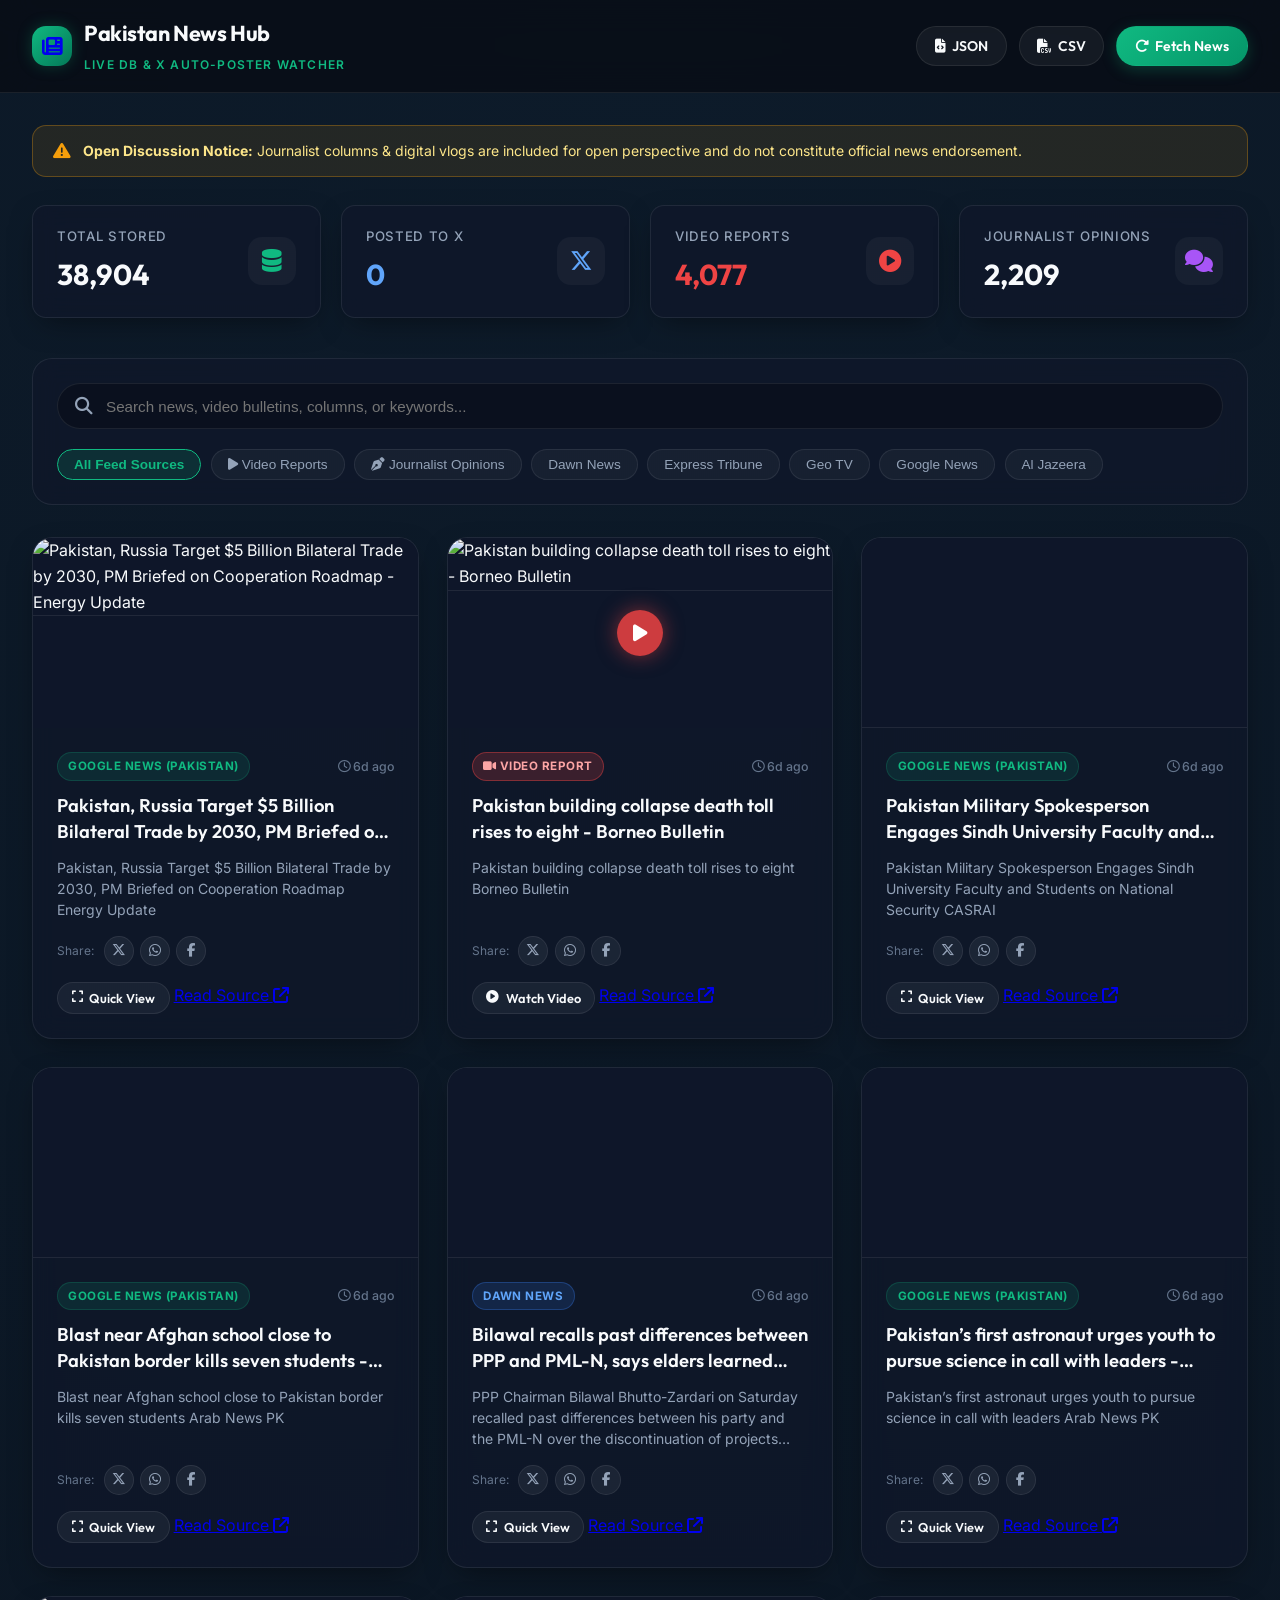
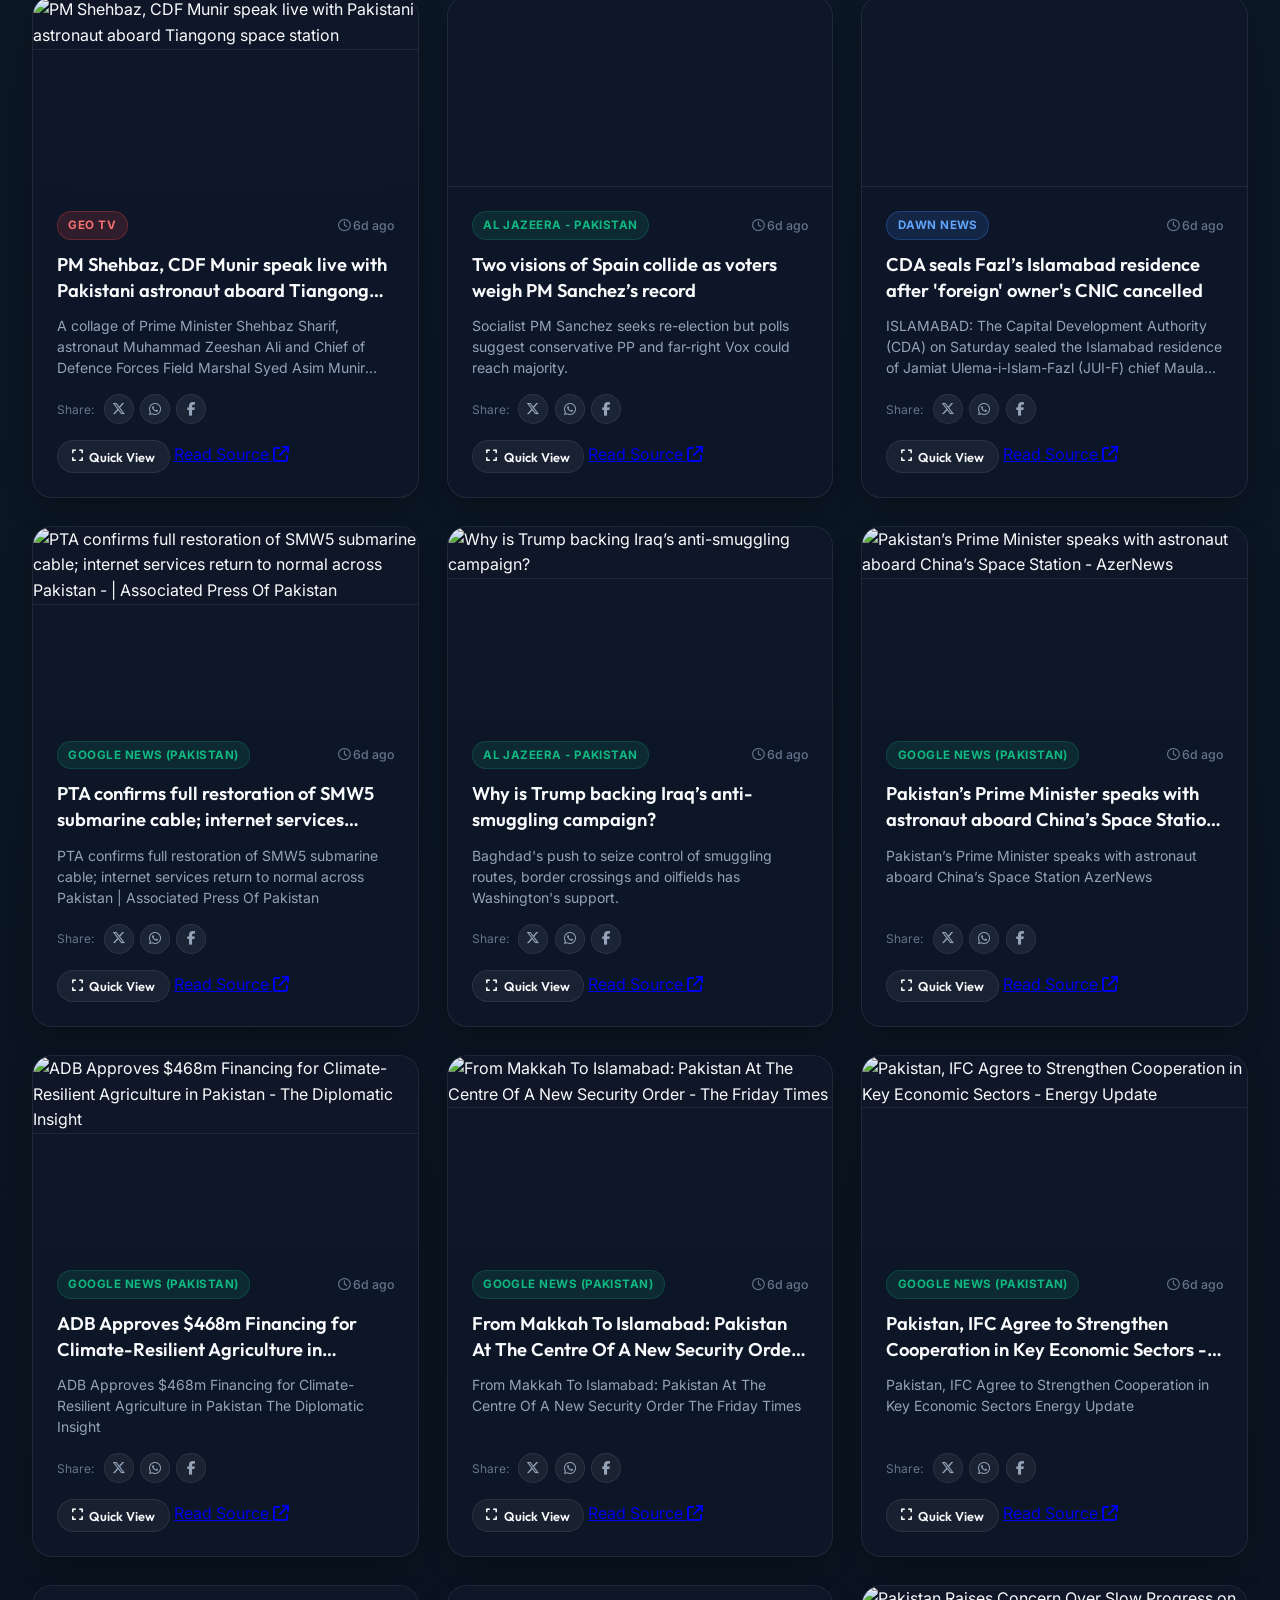
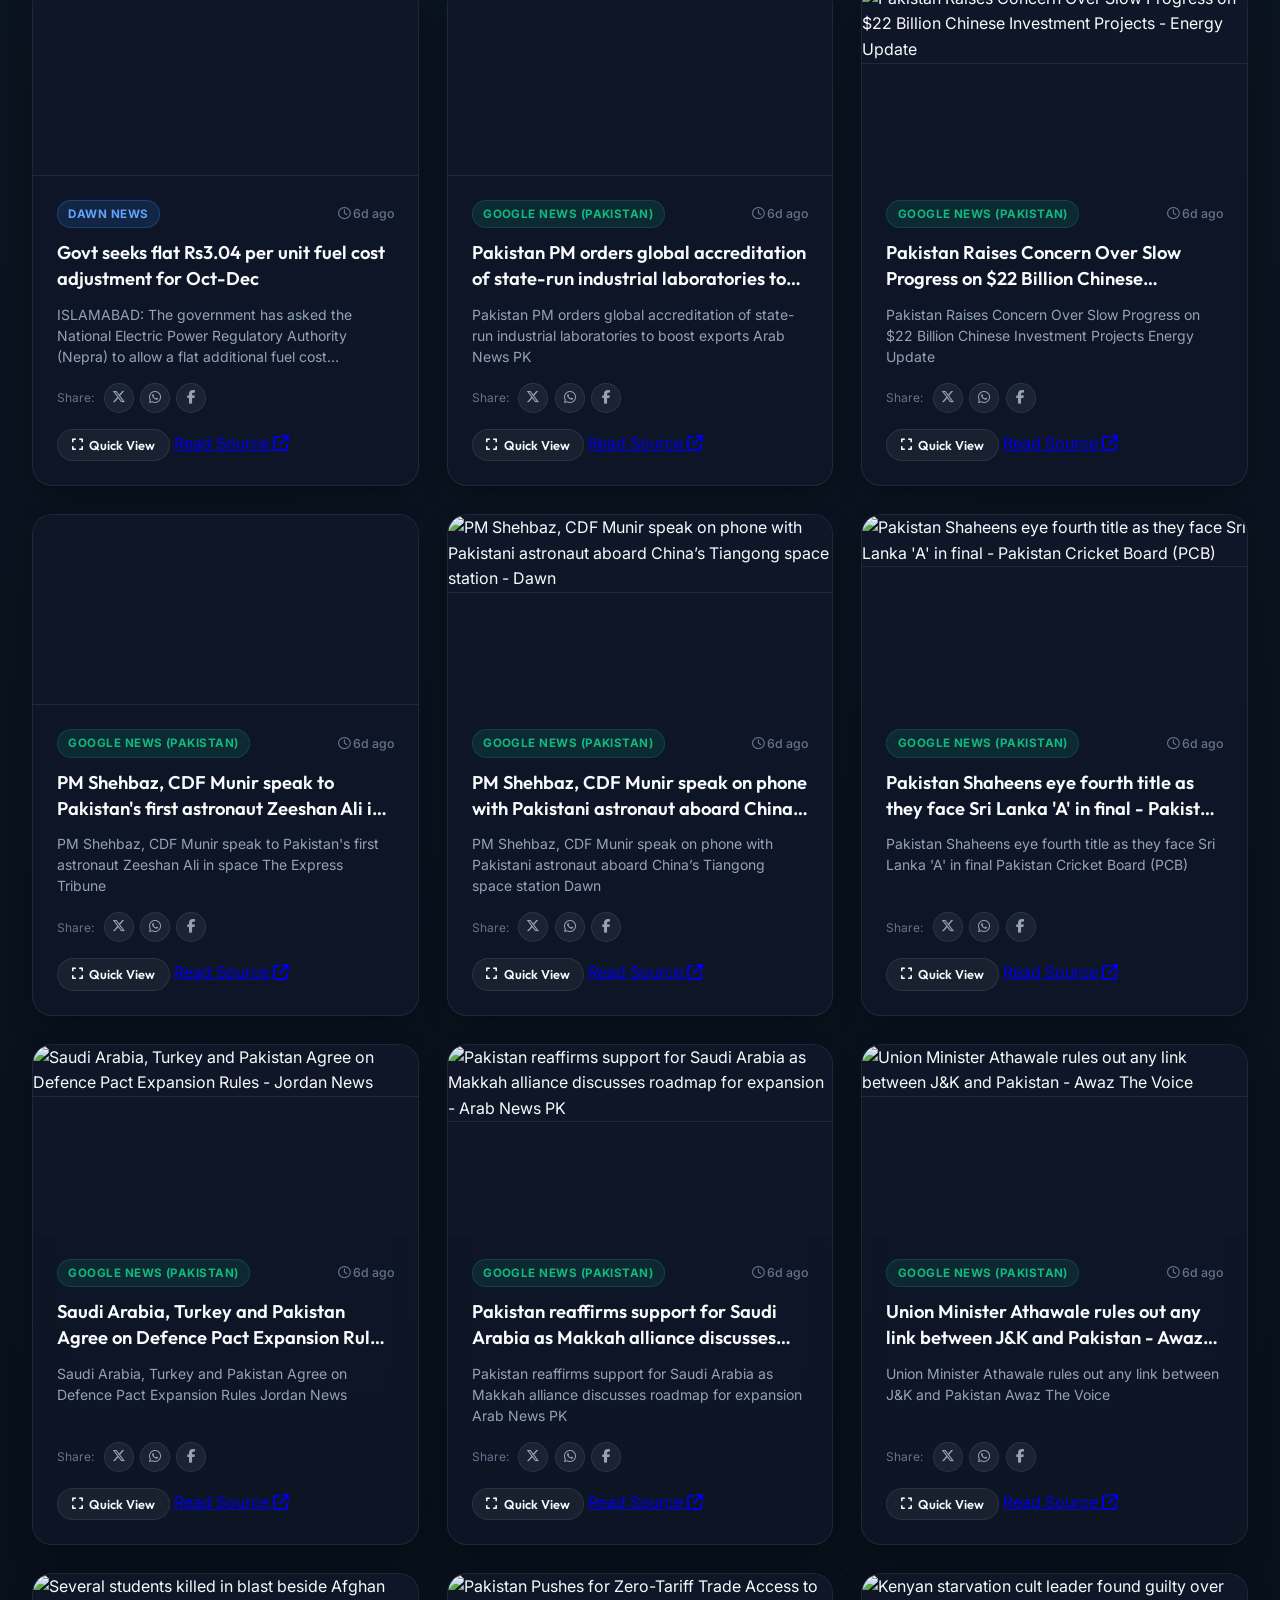
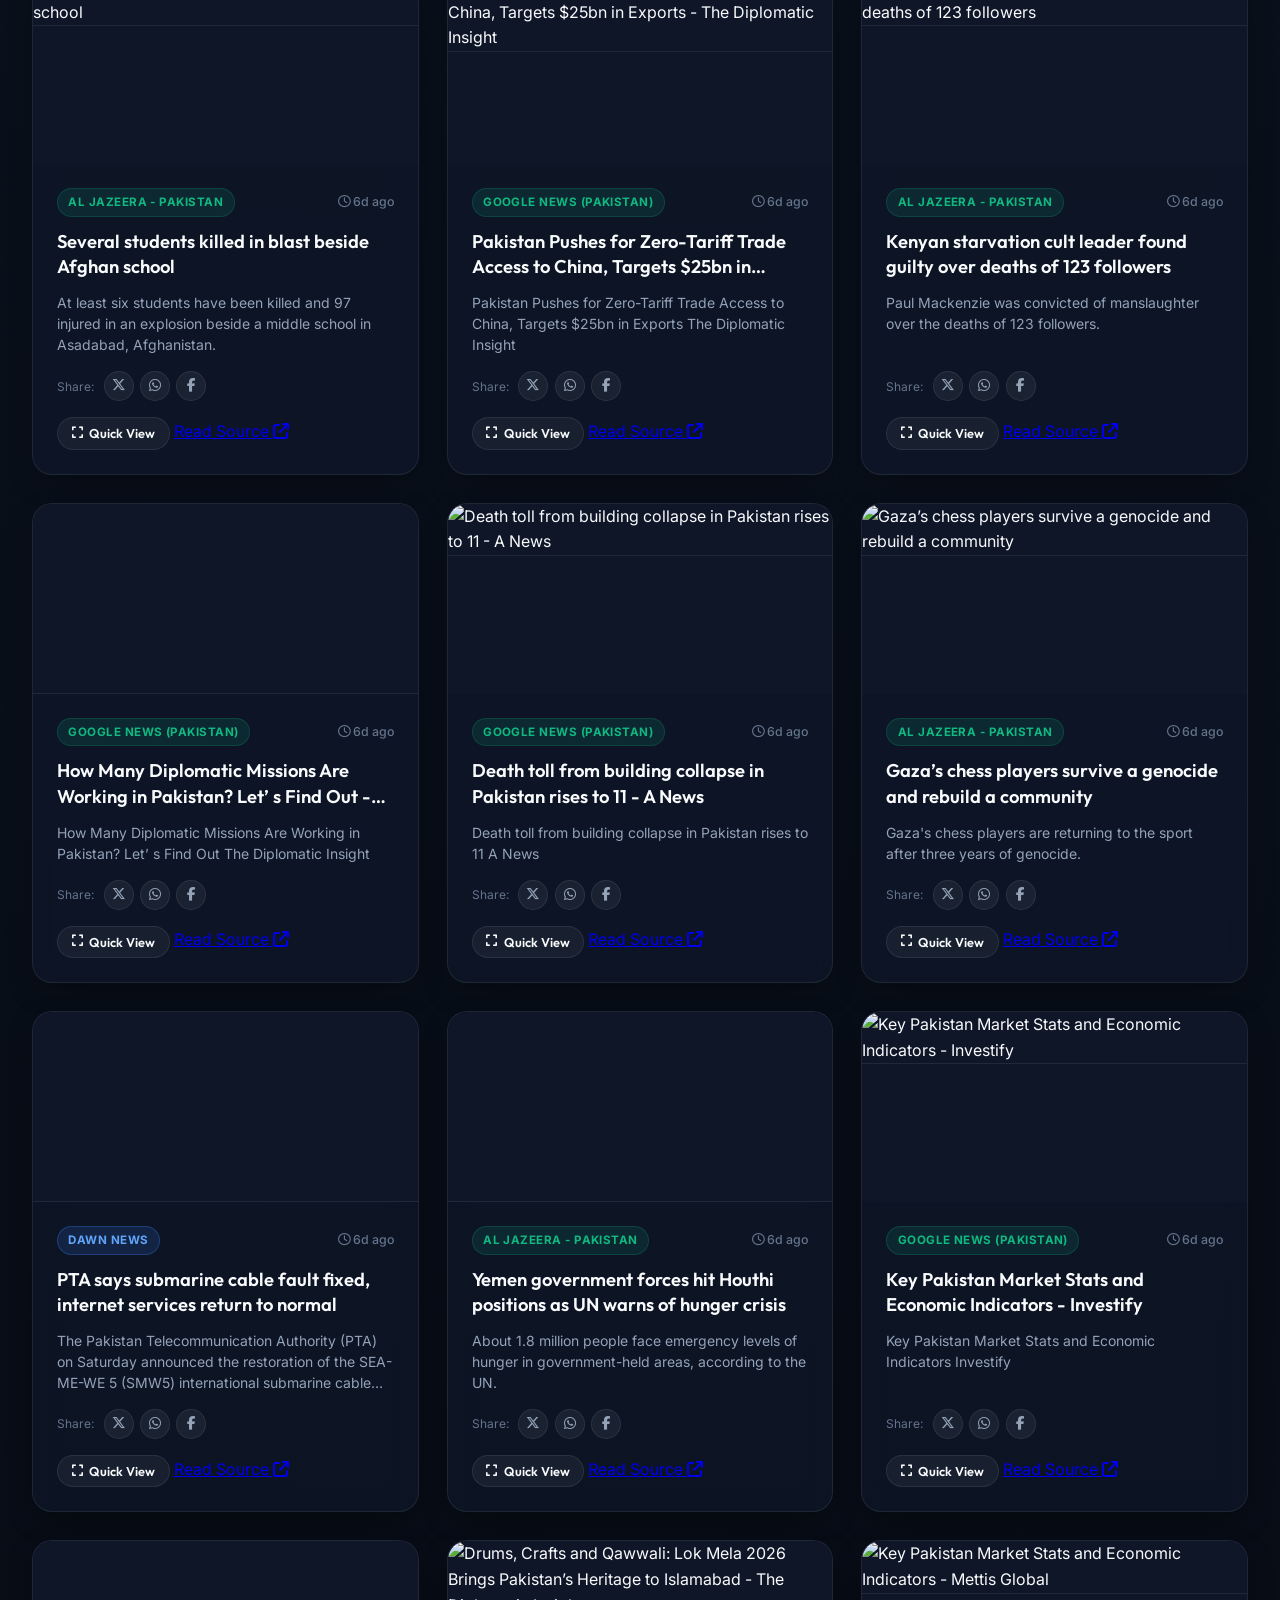
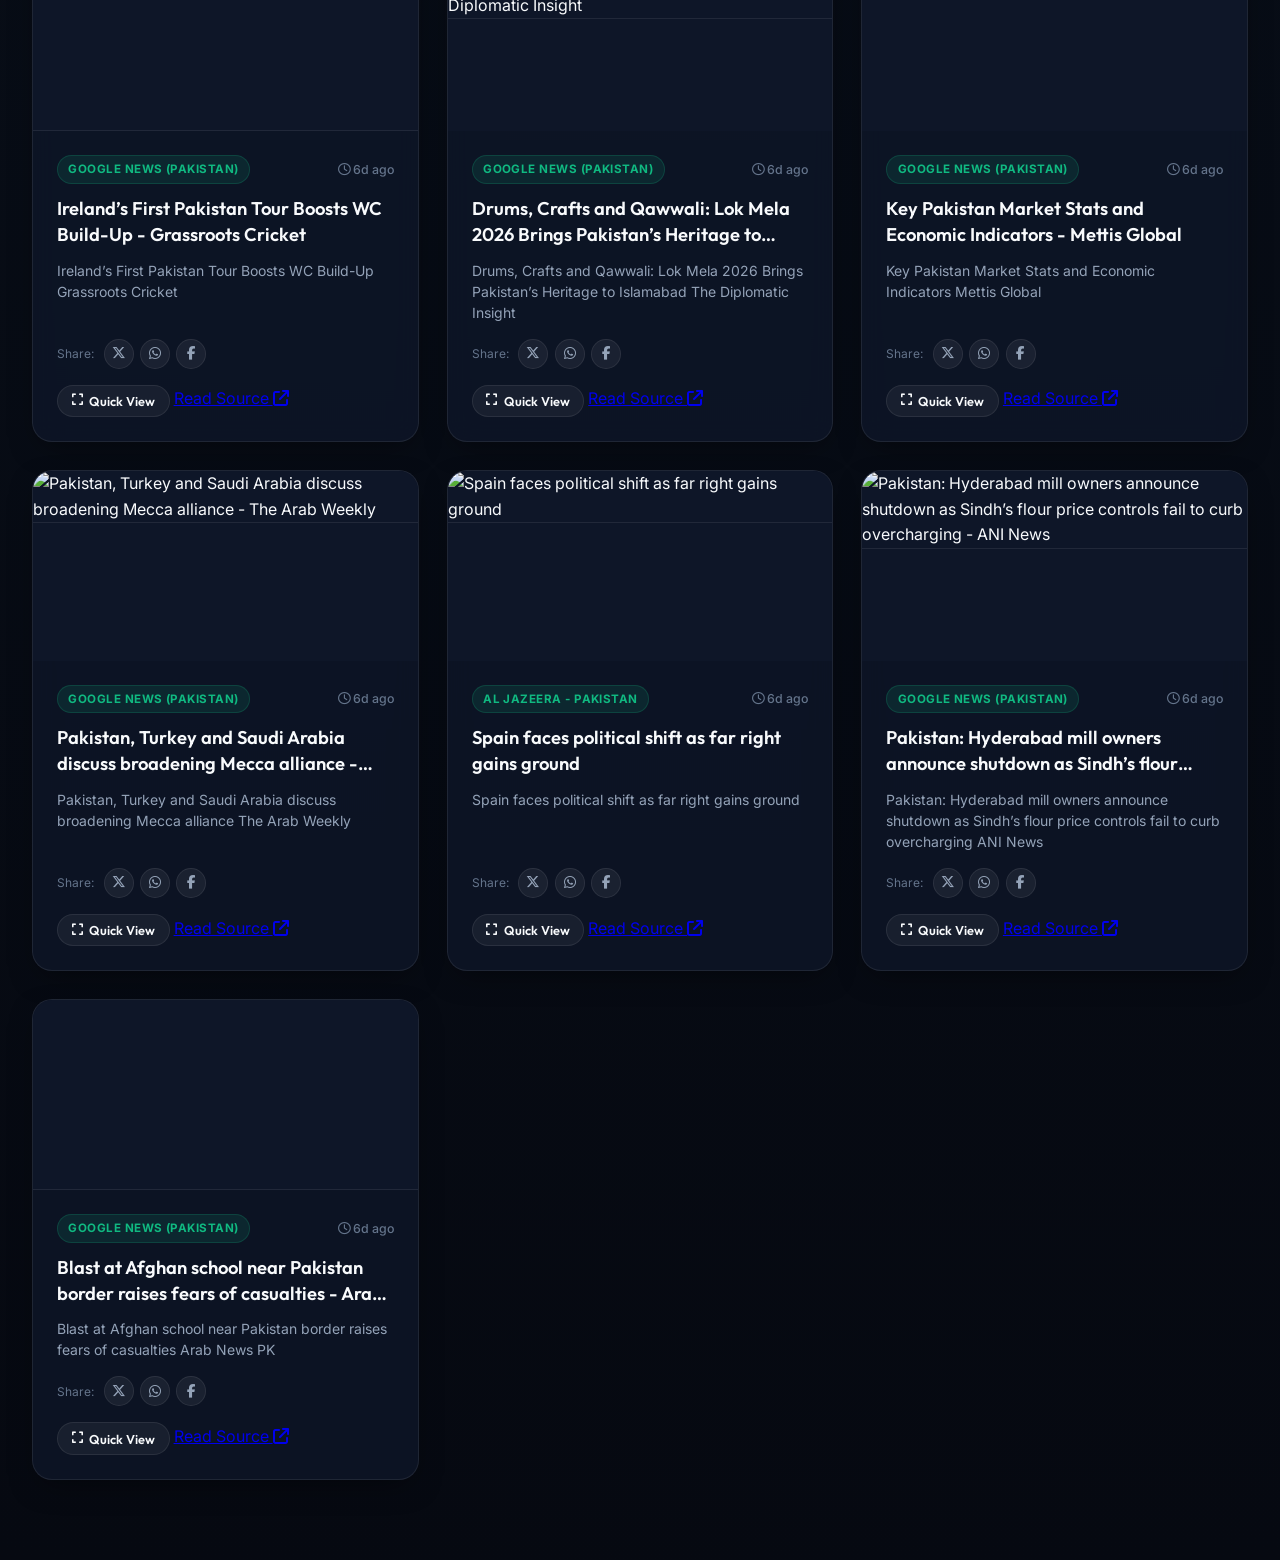
<file: index.html>
<!DOCTYPE html>
<html lang="en">
<head>
  <meta charset="UTF-8">
  <meta name="viewport" content="width=device-width, initial-scale=1.0">
  <title>Pakistan News Hub | Local DB, Video Bulletins & X Auto-Poster</title>
  <meta name="description" content="Latest Pakistan news aggregated from multiple sources, video news bulletins, and journalist opinion columns, with automated X (Twitter) posting.">
  <link rel="stylesheet" href="static/css/style.css">
  <!-- FontAwesome Icons -->
  <link rel="stylesheet" href="https://cdnjs.cloudflare.com/ajax/libs/font-awesome/6.4.0/css/all.min.css">
</head>
<body>

  <!-- Top Navigation Bar -->
  <header class="navbar">
    <a href="#" class="brand">
      <div class="brand-icon">
        <i class="fa-solid fa-newspaper"></i>
      </div>
      <div class="brand-text">
        <h1>Pakistan News Hub</h1>
        <span>Live DB & X Auto-Poster Watcher</span>
      </div>
    </a>
    <div class="nav-actions">
      <button id="btn-social-config" class="btn btn-secondary" title="Social Media Channels Settings" style="display: none;">
        <i class="fa-solid fa-share-nodes"></i> Social & X Config
      </button>
      <button id="btn-export-json" class="btn btn-secondary" title="Export as JSON">
        <i class="fa-solid fa-file-code"></i> JSON
      </button>
      <button id="btn-export-csv" class="btn btn-secondary" title="Export as CSV">
        <i class="fa-solid fa-file-csv"></i> CSV
      </button>
      <button id="btn-fetch-news" class="btn btn-primary">
        <i class="fa-solid fa-rotate-right" id="sync-icon"></i> Fetch News
      </button>
    </div>
  </header>

  <!-- Main Container -->
  <main class="container">

    <!-- Non-Endorsement Notice Banner -->
    <div class="disclaimer-banner">
      <i class="fa-solid fa-triangle-exclamation"></i>
      <span><strong>Open Discussion Notice:</strong> Journalist columns & digital vlogs are included for open perspective and do not constitute official news endorsement.</span>
    </div>

    <!-- Metrics Stats Section -->
    <section class="stats-grid" id="stats-section">
      <div class="stat-card">
        <div class="stat-info">
          <div class="stat-label">Total Stored</div>
          <div class="stat-value" id="stat-total-articles">--</div>
        </div>
        <div class="stat-icon"><i class="fa-solid fa-database"></i></div>
      </div>
      <div class="stat-card">
        <div class="stat-info">
          <div class="stat-label">Posted to X</div>
          <div class="stat-value" id="stat-posted-twitter" style="color: #60a5fa;">--</div>
        </div>
        <div class="stat-icon" style="color: #60a5fa;"><i class="fa-brands fa-x-twitter"></i></div>
      </div>
      <div class="stat-card">
        <div class="stat-info">
          <div class="stat-label">Video Reports</div>
          <div class="stat-value" id="stat-video-articles" style="color: var(--accent-red, #ef4444);">--</div>
        </div>
        <div class="stat-icon" style="color: #ef4444;"><i class="fa-solid fa-circle-play"></i></div>
      </div>
      <div class="stat-card">
        <div class="stat-info">
          <div class="stat-label">Journalist Opinions</div>
          <div class="stat-value" id="stat-opinion-articles">--</div>
        </div>
        <div class="stat-icon" style="color: var(--accent-purple);"><i class="fa-solid fa-comments"></i></div>
      </div>
    </section>

    <!-- Search & Source Filter Controls -->
    <section class="controls-card">
      <div class="search-box">
        <i class="fa-solid fa-magnifying-glass search-icon"></i>
        <input type="text" id="search-input" placeholder="Search news, video bulletins, columns, or keywords..." autocomplete="off">
      </div>
      <div class="filter-pills" id="source-filters">
        <button class="pill active" data-source="All">All Feed Sources</button>
        <button class="pill video-pill" data-video="true"><i class="fa-solid fa-play"></i> Video Reports</button>
        <button class="pill opinion-pill" data-opinion="true"><i class="fa-solid fa-pen-nib"></i> Journalist Opinions</button>
        <button class="pill" data-source="Dawn News">Dawn News</button>
        <button class="pill" data-source="The Express Tribune">Express Tribune</button>
        <button class="pill" data-source="Geo TV">Geo TV</button>
        <button class="pill" data-source="Google News (Pakistan)">Google News</button>
        <button class="pill" data-source="Al Jazeera - Pakistan">Al Jazeera</button>
      </div>
    </section>

    <!-- News Grid Container -->
    <section>
      <div class="news-grid" id="news-grid">
        <!-- Rendered dynamically by app.js -->
        <div class="loading-state">
          <div class="spinner"></div>
          <p>Loading news database records...</p>
        </div>
      </div>
    </section>

  </main>

  <!-- Article Detail & Video Modal -->
  <div class="modal-overlay" id="article-modal">
    <div class="modal-content">
      <button class="modal-close" id="modal-close-btn">&times;</button>
      <div id="modal-body">
        <!-- Filled dynamically -->
      </div>
    </div>
  </div>

  <!-- Social & X Config Modal -->
  <div class="modal-overlay" id="config-modal">
    <div class="modal-content" style="max-width: 680px;">
      <button class="modal-close" id="config-close-btn">&times;</button>
      <h2 style="font-family: 'Outfit'; font-size: 1.4rem; margin-bottom: 1.5rem; color: #fff;">
        <i class="fa-solid fa-sliders" style="color: var(--primary);"></i> Social Media & X (Twitter) API Configuration
      </h2>
      <form id="social-config-form">
        
        <div style="background: rgba(0, 0, 0, 0.25); border: 1px solid var(--border-color); border-radius: 12px; padding: 1.25rem; margin-bottom: 1.25rem;">
          <h3 style="font-size: 1rem; color: #60a5fa; margin-bottom: 0.75rem;"><i class="fa-brands fa-x-twitter"></i> X (Twitter) API Credentials</h3>
          <div style="display: grid; grid-template-columns: 1fr 1fr; gap: 0.75rem; margin-bottom: 0.75rem;">
            <div>
              <label style="font-size: 0.75rem; color: var(--text-dim);">API Key (Consumer Key)</label>
              <input type="text" id="cfg-tw-key" placeholder="API Key" class="form-input" style="width: 100%; padding: 0.65rem; background: rgba(0,0,0,0.3); border: 1px solid var(--border-color); border-radius: 8px; color: #fff;">
            </div>
            <div>
              <label style="font-size: 0.75rem; color: var(--text-dim);">API Secret (Consumer Secret)</label>
              <input type="password" id="cfg-tw-secret" placeholder="API Key Secret" class="form-input" style="width: 100%; padding: 0.65rem; background: rgba(0,0,0,0.3); border: 1px solid var(--border-color); border-radius: 8px; color: #fff;">
            </div>
          </div>
          <div style="display: grid; grid-template-columns: 1fr 1fr; gap: 0.75rem;">
            <div>
              <label style="font-size: 0.75rem; color: var(--text-dim);">Access Token</label>
              <input type="text" id="cfg-tw-token" placeholder="Access Token" class="form-input" style="width: 100%; padding: 0.65rem; background: rgba(0,0,0,0.3); border: 1px solid var(--border-color); border-radius: 8px; color: #fff;">
            </div>
            <div>
              <label style="font-size: 0.75rem; color: var(--text-dim);">Access Token Secret</label>
              <input type="password" id="cfg-tw-toksecret" placeholder="Access Token Secret" class="form-input" style="width: 100%; padding: 0.65rem; background: rgba(0,0,0,0.3); border: 1px solid var(--border-color); border-radius: 8px; color: #fff;">
            </div>
          </div>
        </div>

        <div class="form-group" style="margin-bottom: 1.25rem;">
          <label style="display: block; font-size: 0.85rem; color: var(--text-muted); margin-bottom: 0.4rem;">Hashtags</label>
          <input type="text" id="cfg-hashtags" class="form-input" style="width: 100%; padding: 0.75rem; background: rgba(0,0,0,0.3); border: 1px solid var(--border-color); border-radius: 8px; color: #fff;">
        </div>

        <div style="border-top: 1px solid var(--border-color); padding-top: 1rem; margin-top: 1rem;">
          <h3 style="font-size: 1rem; color: var(--primary); margin-bottom: 0.75rem;"><i class="fa-brands fa-telegram"></i> Telegram Channel Bot</h3>
          <div style="display: grid; grid-template-columns: 1fr 1fr; gap: 0.75rem;">
            <input type="text" id="cfg-tg-token" placeholder="Bot Token (e.g. 123456:ABC...)" class="form-input" style="padding: 0.65rem; background: rgba(0,0,0,0.3); border: 1px solid var(--border-color); border-radius: 8px; color: #fff;">
            <input type="text" id="cfg-tg-chat" placeholder="Chat ID / Channel @Username" class="form-input" style="padding: 0.65rem; background: rgba(0,0,0,0.3); border: 1px solid var(--border-color); border-radius: 8px; color: #fff;">
          </div>
        </div>

        <div style="border-top: 1px solid var(--border-color); padding-top: 1rem; margin-top: 1rem;">
          <h3 style="font-size: 1rem; color: #7289da; margin-bottom: 0.75rem;"><i class="fa-brands fa-discord"></i> Discord Webhook</h3>
          <input type="text" id="cfg-discord-url" placeholder="Discord Webhook URL (https://discord.com/api/webhooks/...)" class="form-input" style="width: 100%; padding: 0.65rem; background: rgba(0,0,0,0.3); border: 1px solid var(--border-color); border-radius: 8px; color: #fff;">
        </div>

        <div style="border-top: 1px solid var(--border-color); padding-top: 1rem; margin-top: 1rem;">
          <h3 style="font-size: 1rem; color: #e01e5a; margin-bottom: 0.75rem;"><i class="fa-brands fa-slack"></i> Slack Webhook</h3>
          <input type="text" id="cfg-slack-url" placeholder="Slack Webhook URL (https://hooks.slack.com/...)" class="form-input" style="width: 100%; padding: 0.65rem; background: rgba(0,0,0,0.3); border: 1px solid var(--border-color); border-radius: 8px; color: #fff;">
        </div>

        <div style="margin-top: 1.75rem; display: flex; justify-content: flex-end; gap: 1rem;">
          <button type="button" class="btn btn-secondary" id="config-cancel-btn">Cancel</button>
          <button type="submit" class="btn btn-primary"><i class="fa-solid fa-floppy-disk"></i> Save Credentials</button>
        </div>
      </form>
    </div>
  </div>

  <!-- Toast Container -->
  <div class="toast-container" id="toast-container"></div>

  <!-- Application Logic -->
  <script src="static/js/app.js?v=2"></script>
</body>
</html>
</file>
<file: static/css/style.css>
/* Pakistan News Collection & Storage System - Design System */
@import url('https://fonts.googleapis.com/css2?family=Inter:wght@300;400;500;600;700&family=Outfit:wght@400;500;600;700;800&display=swap');

:root {
  --bg-dark: #090d16;
  --bg-gradient: radial-gradient(circle at 50% 0%, #0d1b2a 0%, #060911 100%);
  --card-bg: rgba(15, 23, 42, 0.75);
  --card-hover-bg: rgba(30, 41, 59, 0.85);
  --border-color: rgba(255, 255, 255, 0.08);
  --border-glow: rgba(16, 185, 129, 0.4);
  
  --primary: #10b981;
  --primary-hover: #059669;
  --primary-glow: rgba(16, 185, 129, 0.25);
  
  --accent-gold: #f59e0b;
  --accent-blue: #3b82f6;
  --accent-purple: #a855f7;
  --accent-red: #ef4444;
  
  --text-main: #f8fafc;
  --text-muted: #94a3b8;
  --text-dim: #64748b;
  
  --radius-sm: 8px;
  --radius-md: 14px;
  --radius-lg: 20px;
  --radius-pill: 9999px;
  
  --shadow-card: 0 10px 30px -10px rgba(0, 0, 0, 0.5);
  --shadow-glow: 0 0 25px rgba(16, 185, 129, 0.15);
  --transition: all 0.25s cubic-bezier(0.4, 0, 0.2, 1);
}

* {
  box-sizing: border-box;
  margin: 0;
  padding: 0;
}

body {
  font-family: 'Inter', -apple-system, BlinkMacSystemFont, sans-serif;
  background: var(--bg-dark);
  background-image: var(--bg-gradient);
  color: var(--text-main);
  min-height: 100vh;
  line-height: 1.6;
  overflow-x: hidden;
}

/* Header & Navbar */
.navbar {
  position: sticky;
  top: 0;
  z-index: 100;
  background: rgba(9, 13, 22, 0.85);
  backdrop-filter: blur(16px);
  border-bottom: 1px solid var(--border-color);
  padding: 1rem 2rem;
  display: flex;
  justify-content: space-between;
  align-items: center;
}

.brand {
  display: flex;
  align-items: center;
  gap: 0.75rem;
  text-decoration: none;
}

.brand-icon {
  width: 40px;
  height: 40px;
  background: linear-gradient(135deg, #10b981, #047857);
  border-radius: var(--radius-md);
  display: flex;
  align-items: center;
  justify-content: center;
  font-size: 1.3rem;
  box-shadow: 0 0 15px var(--primary-glow);
}

.brand-text h1 {
  font-family: 'Outfit', sans-serif;
  font-size: 1.35rem;
  font-weight: 700;
  color: var(--text-main);
  letter-spacing: -0.02em;
}

.brand-text span {
  font-size: 0.75rem;
  color: var(--primary);
  font-weight: 600;
  text-transform: uppercase;
  letter-spacing: 0.1em;
}

.nav-actions {
  display: flex;
  align-items: center;
  gap: 0.75rem;
}

/* Disclaimer Banner */
.disclaimer-banner {
  background: rgba(245, 158, 11, 0.1);
  border: 1px solid rgba(245, 158, 11, 0.3);
  border-radius: var(--radius-md);
  padding: 0.85rem 1.25rem;
  margin-bottom: 1.75rem;
  display: flex;
  align-items: center;
  gap: 0.75rem;
  font-size: 0.875rem;
  color: #fde68a;
}

.disclaimer-banner i {
  font-size: 1.1rem;
  color: var(--accent-gold);
}

/* Buttons */
.btn {
  font-family: 'Outfit', sans-serif;
  font-size: 0.875rem;
  font-weight: 600;
  padding: 0.6rem 1.1rem;
  border-radius: var(--radius-pill);
  border: 1px solid transparent;
  cursor: pointer;
  display: inline-flex;
  align-items: center;
  gap: 0.4rem;
  transition: var(--transition);
}

.btn-sm {
  padding: 0.45rem 0.85rem;
  font-size: 0.8rem;
}

.btn-primary {
  background: linear-gradient(135deg, var(--primary), var(--primary-hover));
  color: #ffffff;
  box-shadow: 0 4px 15px var(--primary-glow);
}

.btn-primary:hover {
  transform: translateY(-2px);
  box-shadow: 0 6px 20px rgba(16, 185, 129, 0.4);
}

.btn-secondary {
  background: rgba(255, 255, 255, 0.05);
  color: var(--text-main);
  border-color: var(--border-color);
}

.btn-secondary:hover {
  background: rgba(255, 255, 255, 0.1);
  border-color: rgba(255, 255, 255, 0.2);
}

.btn:disabled {
  opacity: 0.6;
  cursor: not-allowed;
  transform: none !important;
}

/* Social Media Share Icons */
.btn-social-icon {
  width: 30px;
  height: 30px;
  border-radius: 50%;
  background: rgba(255, 255, 255, 0.06);
  border: 1px solid var(--border-color);
  color: var(--text-muted);
  display: inline-flex;
  align-items: center;
  justify-content: center;
  font-size: 0.85rem;
  text-decoration: none;
  transition: var(--transition);
}

.btn-social-icon:hover {
  transform: translateY(-2px);
  color: #fff;
}

.btn-social-icon.twitter:hover { background: #000; border-color: #555; }
.btn-social-icon.telegram:hover { background: #0088cc; border-color: #0088cc; }
.btn-social-icon.whatsapp:hover { background: #25d366; border-color: #25d366; }
.btn-social-icon.linkedin:hover { background: #0a66c2; border-color: #0a66c2; }
.btn-social-icon.facebook:hover { background: #1877f2; border-color: #1877f2; }

/* Main Container */
.container {
  max-width: 1400px;
  margin: 0 auto;
  padding: 2rem;
}

/* Hero & Stats Bar */
.stats-grid {
  display: grid;
  grid-template-columns: repeat(auto-fit, minmax(240px, 1fr));
  gap: 1.25rem;
  margin-bottom: 2.5rem;
}

.stat-card {
  background: var(--card-bg);
  backdrop-filter: blur(12px);
  border: 1px solid var(--border-color);
  border-radius: var(--radius-md);
  padding: 1.25rem 1.5rem;
  display: flex;
  align-items: center;
  justify-content: space-between;
  box-shadow: var(--shadow-card);
  transition: var(--transition);
}

.stat-card:hover {
  border-color: var(--border-glow);
  transform: translateY(-3px);
}

.stat-info .stat-label {
  font-size: 0.825rem;
  color: var(--text-muted);
  font-weight: 500;
  text-transform: uppercase;
  letter-spacing: 0.05em;
  margin-bottom: 0.25rem;
}

.stat-info .stat-value {
  font-family: 'Outfit', sans-serif;
  font-size: 1.8rem;
  font-weight: 700;
  color: var(--text-main);
}

.stat-icon {
  width: 48px;
  height: 48px;
  border-radius: var(--radius-md);
  background: rgba(255, 255, 255, 0.04);
  display: flex;
  align-items: center;
  justify-content: center;
  font-size: 1.4rem;
  color: var(--primary);
}

/* Controls Bar (Search & Source Filter) */
.controls-card {
  background: var(--card-bg);
  backdrop-filter: blur(12px);
  border: 1px solid var(--border-color);
  border-radius: var(--radius-lg);
  padding: 1.5rem;
  margin-bottom: 2rem;
  display: flex;
  flex-direction: column;
  gap: 1.25rem;
}

.search-box {
  position: relative;
  width: 100%;
}

.search-box input {
  width: 100%;
  padding: 0.85rem 1.25rem 0.85rem 3rem;
  background: rgba(0, 0, 0, 0.25);
  border: 1px solid var(--border-color);
  border-radius: var(--radius-pill);
  color: var(--text-main);
  font-size: 0.95rem;
  outline: none;
  transition: var(--transition);
}

.search-box input:focus {
  border-color: var(--primary);
  box-shadow: 0 0 15px var(--primary-glow);
}

.search-box .search-icon {
  position: absolute;
  left: 1.1rem;
  top: 50%;
  transform: translateY(-50%);
  color: var(--text-muted);
  font-size: 1.1rem;
}

.filter-pills {
  display: flex;
  align-items: center;
  gap: 0.6rem;
  flex-wrap: wrap;
}

.pill {
  padding: 0.45rem 1rem;
  border-radius: var(--radius-pill);
  background: rgba(255, 255, 255, 0.04);
  border: 1px solid var(--border-color);
  color: var(--text-muted);
  font-size: 0.85rem;
  font-weight: 500;
  cursor: pointer;
  transition: var(--transition);
}

.pill:hover {
  background: rgba(255, 255, 255, 0.08);
  color: var(--text-main);
}

.pill.active {
  background: rgba(16, 185, 129, 0.15);
  border-color: var(--primary);
  color: var(--primary);
  font-weight: 600;
}

.pill.opinion-pill.active {
  background: rgba(168, 85, 247, 0.2);
  border-color: var(--accent-purple);
  color: #e9d5ff;
}

.pill.video-pill.active {
  background: rgba(239, 68, 68, 0.2);
  border-color: var(--accent-red);
  color: #fca5a5;
}

/* News Grid Layout */
.news-grid {
  display: grid;
  grid-template-columns: repeat(auto-fill, minmax(340px, 1fr));
  gap: 1.75rem;
  margin-bottom: 3rem;
}

.news-card {
  background: var(--card-bg);
  backdrop-filter: blur(12px);
  border: 1px solid var(--border-color);
  border-radius: var(--radius-lg);
  overflow: hidden;
  display: flex;
  flex-direction: column;
  box-shadow: var(--shadow-card);
  transition: var(--transition);
  position: relative;
}

.news-card:hover {
  transform: translateY(-6px);
  border-color: rgba(16, 185, 129, 0.35);
  box-shadow: 0 15px 35px -10px rgba(0, 0, 0, 0.7), var(--shadow-glow);
}

.card-media-wrapper {
  position: relative;
  width: 100%;
  height: 190px;
  background: rgba(15, 23, 42, 0.9);
  overflow: hidden;
}

.card-media {
  width: 100%;
  height: 100%;
  object-fit: cover;
  border-bottom: 1px solid var(--border-color);
  transition: var(--transition);
}

.news-card:hover .card-media {
  transform: scale(1.04);
}

.video-play-overlay {
  position: absolute;
  top: 50%;
  left: 50%;
  transform: translate(-50%, -50%);
  width: 46px;
  height: 46px;
  background: rgba(239, 68, 68, 0.85);
  border-radius: 50%;
  display: flex;
  align-items: center;
  justify-content: center;
  color: #fff;
  font-size: 1.2rem;
  box-shadow: 0 0 20px rgba(239, 68, 68, 0.5);
  pointer-events: none;
}

.card-body {
  padding: 1.5rem;
  display: flex;
  flex-direction: column;
  flex-grow: 1;
}

.card-meta {
  display: flex;
  align-items: center;
  justify-content: space-between;
  margin-bottom: 0.75rem;
  font-size: 0.775rem;
}

.source-tag {
  padding: 0.25rem 0.65rem;
  border-radius: var(--radius-pill);
  font-size: 0.725rem;
  font-weight: 700;
  text-transform: uppercase;
  letter-spacing: 0.04em;
  background: rgba(16, 185, 129, 0.12);
  color: var(--primary);
  border: 1px solid rgba(16, 185, 129, 0.2);
}

.source-tag.dawn { background: rgba(59, 130, 246, 0.15); color: #60a5fa; border-color: rgba(59, 130, 246, 0.3); }
.source-tag.tribune { background: rgba(245, 158, 11, 0.15); color: #fbbf24; border-color: rgba(245, 158, 11, 0.3); }
.source-tag.geo { background: rgba(239, 68, 68, 0.15); color: #f87171; border-color: rgba(239, 68, 68, 0.3); }
.source-tag.opinion { background: rgba(168, 85, 247, 0.2); color: #c084fc; border-color: rgba(168, 85, 247, 0.4); }
.source-tag.video { background: rgba(239, 68, 68, 0.2); color: #fca5a5; border-color: rgba(239, 68, 68, 0.4); }

.card-time {
  color: var(--text-dim);
  font-weight: 500;
}

.card-title {
  font-family: 'Outfit', sans-serif;
  font-size: 1.15rem;
  font-weight: 600;
  color: var(--text-main);
  line-height: 1.4;
  margin-bottom: 0.75rem;
  display: -webkit-box;
  -webkit-line-clamp: 2;
  -webkit-box-orient: vertical;
  overflow: hidden;
}

.card-snippet {
  font-size: 0.875rem;
  color: var(--text-muted);
  line-height: 1.5;
  margin-bottom: 1rem;
  display: -webkit-box;
  -webkit-line-clamp: 3;
  -webkit-box-orient: vertical;
  overflow: hidden;
  flex-grow: 1;
}

.video-responsive-container {
  position: relative;
  width: 100%;
  padding-bottom: 56.25%; /* 16:9 aspect ratio */
  height: 0;
  overflow: hidden;
  border-radius: 12px;
  margin-bottom: 1.5rem;
  background: #000;
}

.video-responsive-container iframe,
.video-responsive-container video {
  position: absolute;
  top: 0;
  left: 0;
  width: 100%;
  height: 100%;
  border: 0;
}

/* Modal Drawer */
.modal-overlay {
  position: fixed;
  top: 0;
  left: 0;
  width: 100vw;
  height: 100vh;
  background: rgba(0, 0, 0, 0.75);
  backdrop-filter: blur(8px);
  z-index: 1000;
  display: flex;
  align-items: center;
  justify-content: center;
  opacity: 0;
  pointer-events: none;
  transition: opacity 0.3s ease;
}

.modal-overlay.active {
  opacity: 1;
  pointer-events: auto;
}

.modal-content {
  background: #0f172a;
  border: 1px solid var(--border-color);
  border-radius: var(--radius-lg);
  max-width: 720px;
  width: 90%;
  max-height: 85vh;
  overflow-y: auto;
  padding: 2rem;
  position: relative;
  box-shadow: 0 25px 50px -12px rgba(0, 0, 0, 0.8);
}

.modal-close {
  position: absolute;
  top: 1.25rem;
  right: 1.25rem;
  background: rgba(255, 255, 255, 0.08);
  border: none;
  color: var(--text-muted);
  width: 36px;
  height: 36px;
  border-radius: var(--radius-pill);
  cursor: pointer;
  display: flex;
  align-items: center;
  justify-content: center;
  font-size: 1.2rem;
  transition: var(--transition);
}

.modal-close:hover {
  background: rgba(255, 255, 255, 0.2);
  color: var(--text-main);
}

/* Toast Notifications */
.toast-container {
  position: fixed;
  bottom: 2rem;
  right: 2rem;
  z-index: 2000;
  display: flex;
  flex-direction: column;
  gap: 0.75rem;
}

.toast {
  background: var(--card-bg);
  backdrop-filter: blur(16px);
  border: 1px solid var(--primary);
  border-radius: var(--radius-md);
  padding: 1rem 1.25rem;
  color: var(--text-main);
  box-shadow: 0 10px 30px rgba(0, 0, 0, 0.5);
  display: flex;
  align-items: center;
  gap: 0.75rem;
  animation: slideIn 0.3s ease;
}

@keyframes slideIn {
  from { transform: translateX(100%); opacity: 0; }
  to { transform: translateX(0); opacity: 1; }
}

/* Loading & Empty States */
.empty-state, .loading-state {
  text-align: center;
  padding: 4rem 2rem;
  grid-column: 1 / -1;
  color: var(--text-muted);
}

.spinner {
  width: 40px;
  height: 40px;
  border: 3px solid rgba(16, 185, 129, 0.2);
  border-top-color: var(--primary);
  border-radius: 50%;
  animation: spin 0.8s linear infinite;
  margin: 0 auto 1rem auto;
}

@keyframes spin {
  to { transform: rotate(360deg); }
}

@media (max-width: 768px) {
  .navbar { padding: 1rem; }
  .container { padding: 1rem; }
  .controls-card { padding: 1rem; }
}
</file>
